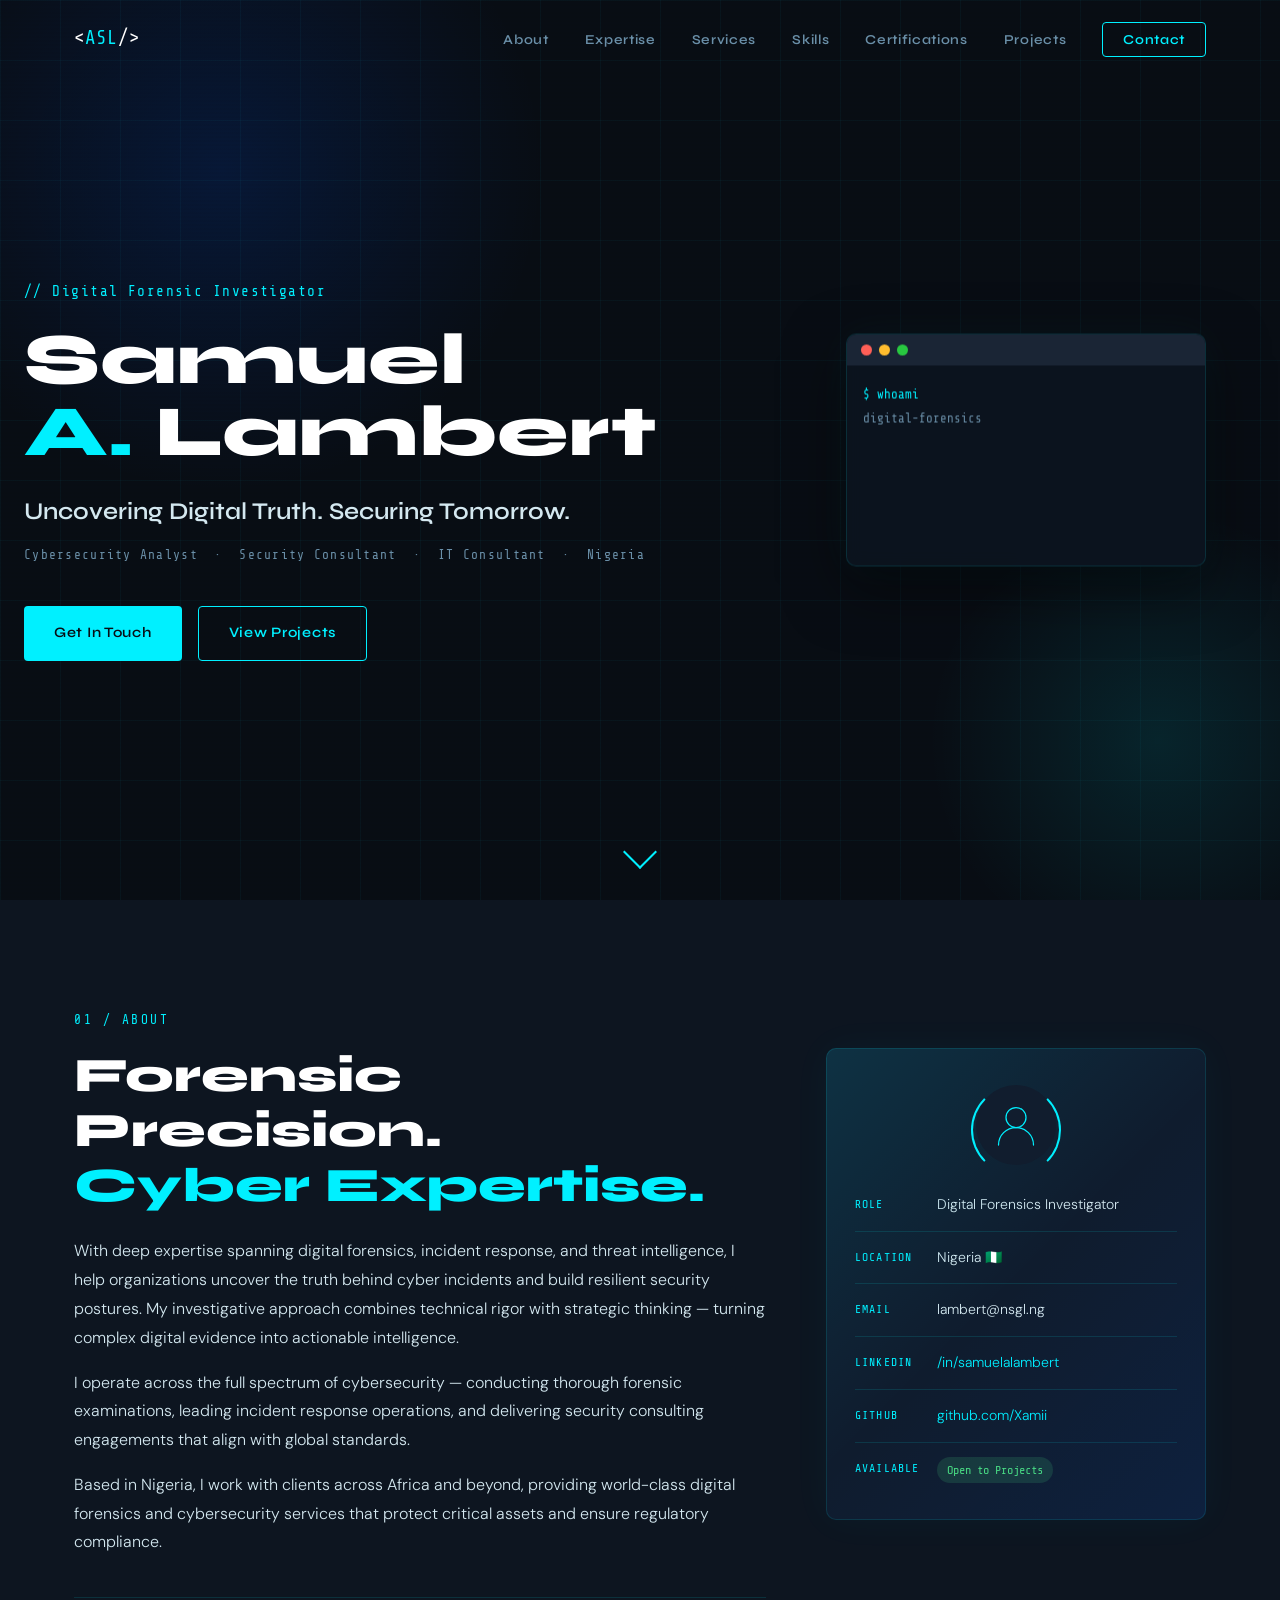
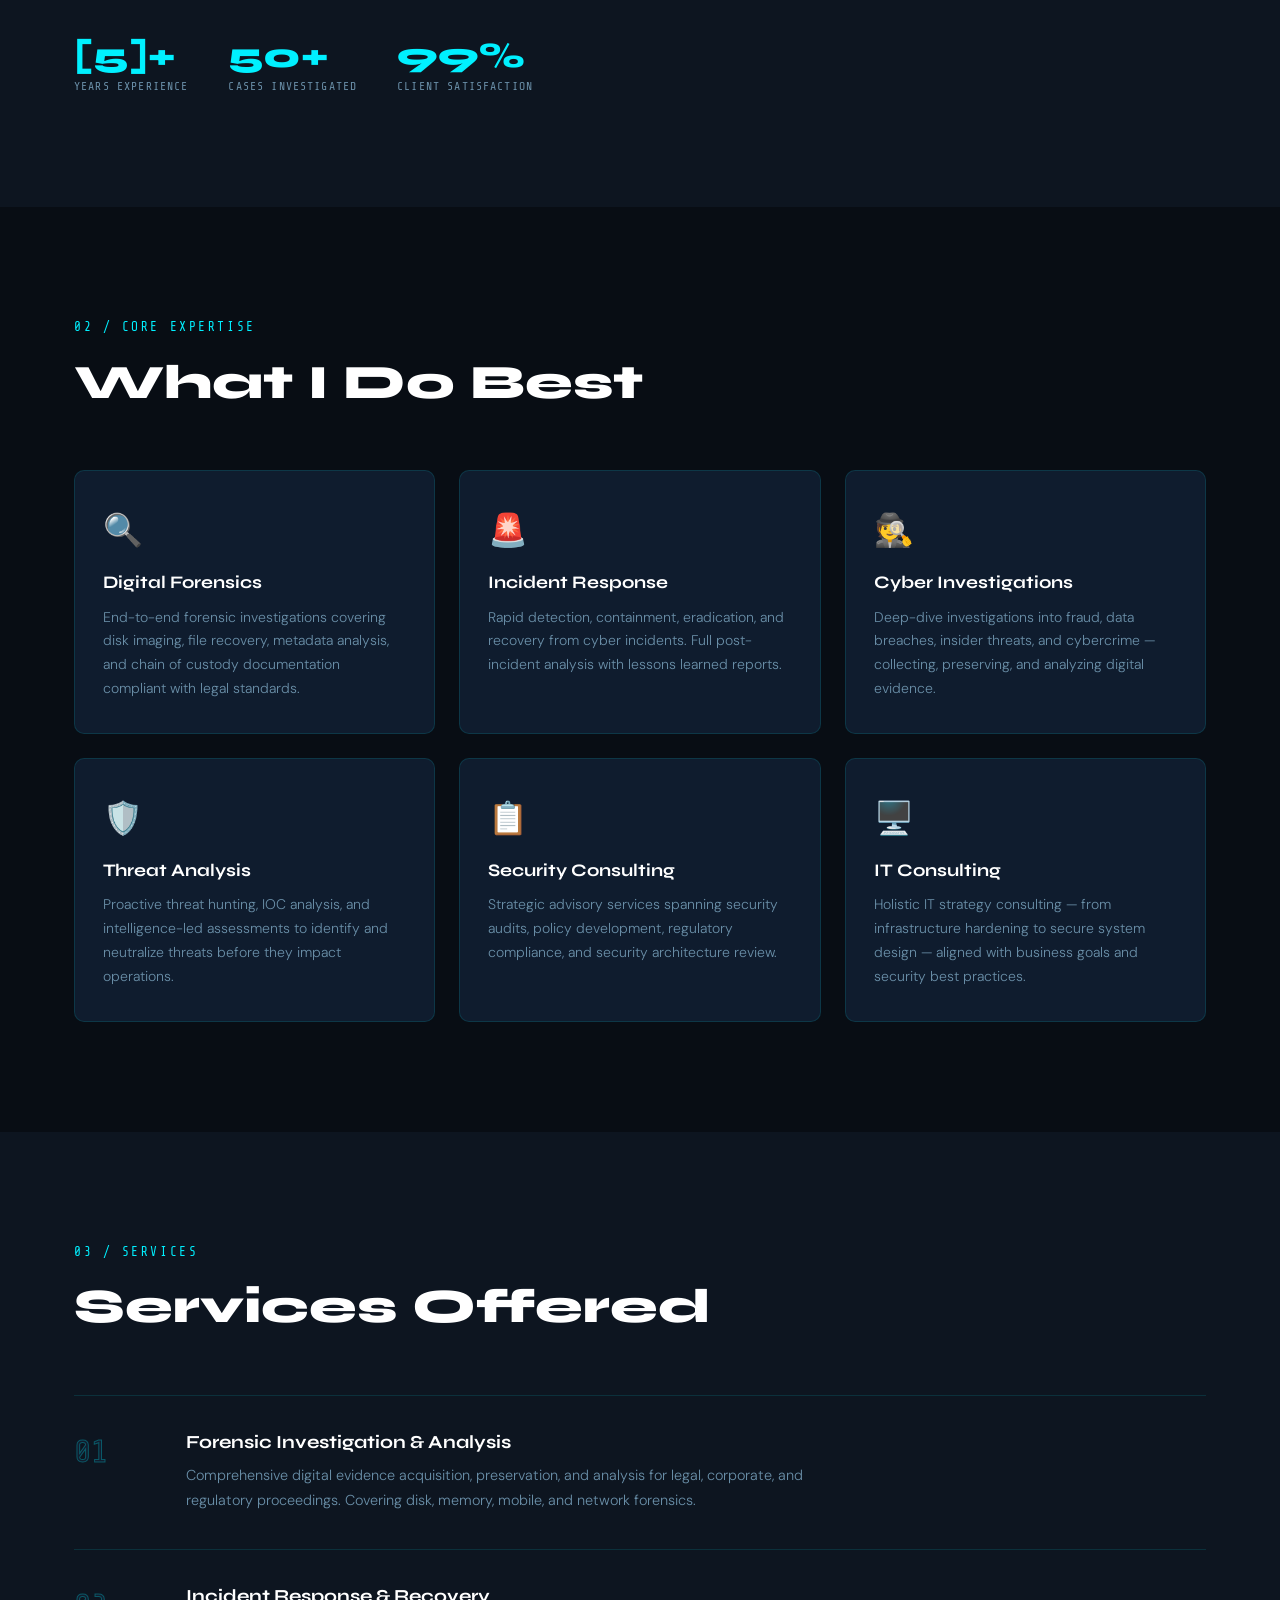
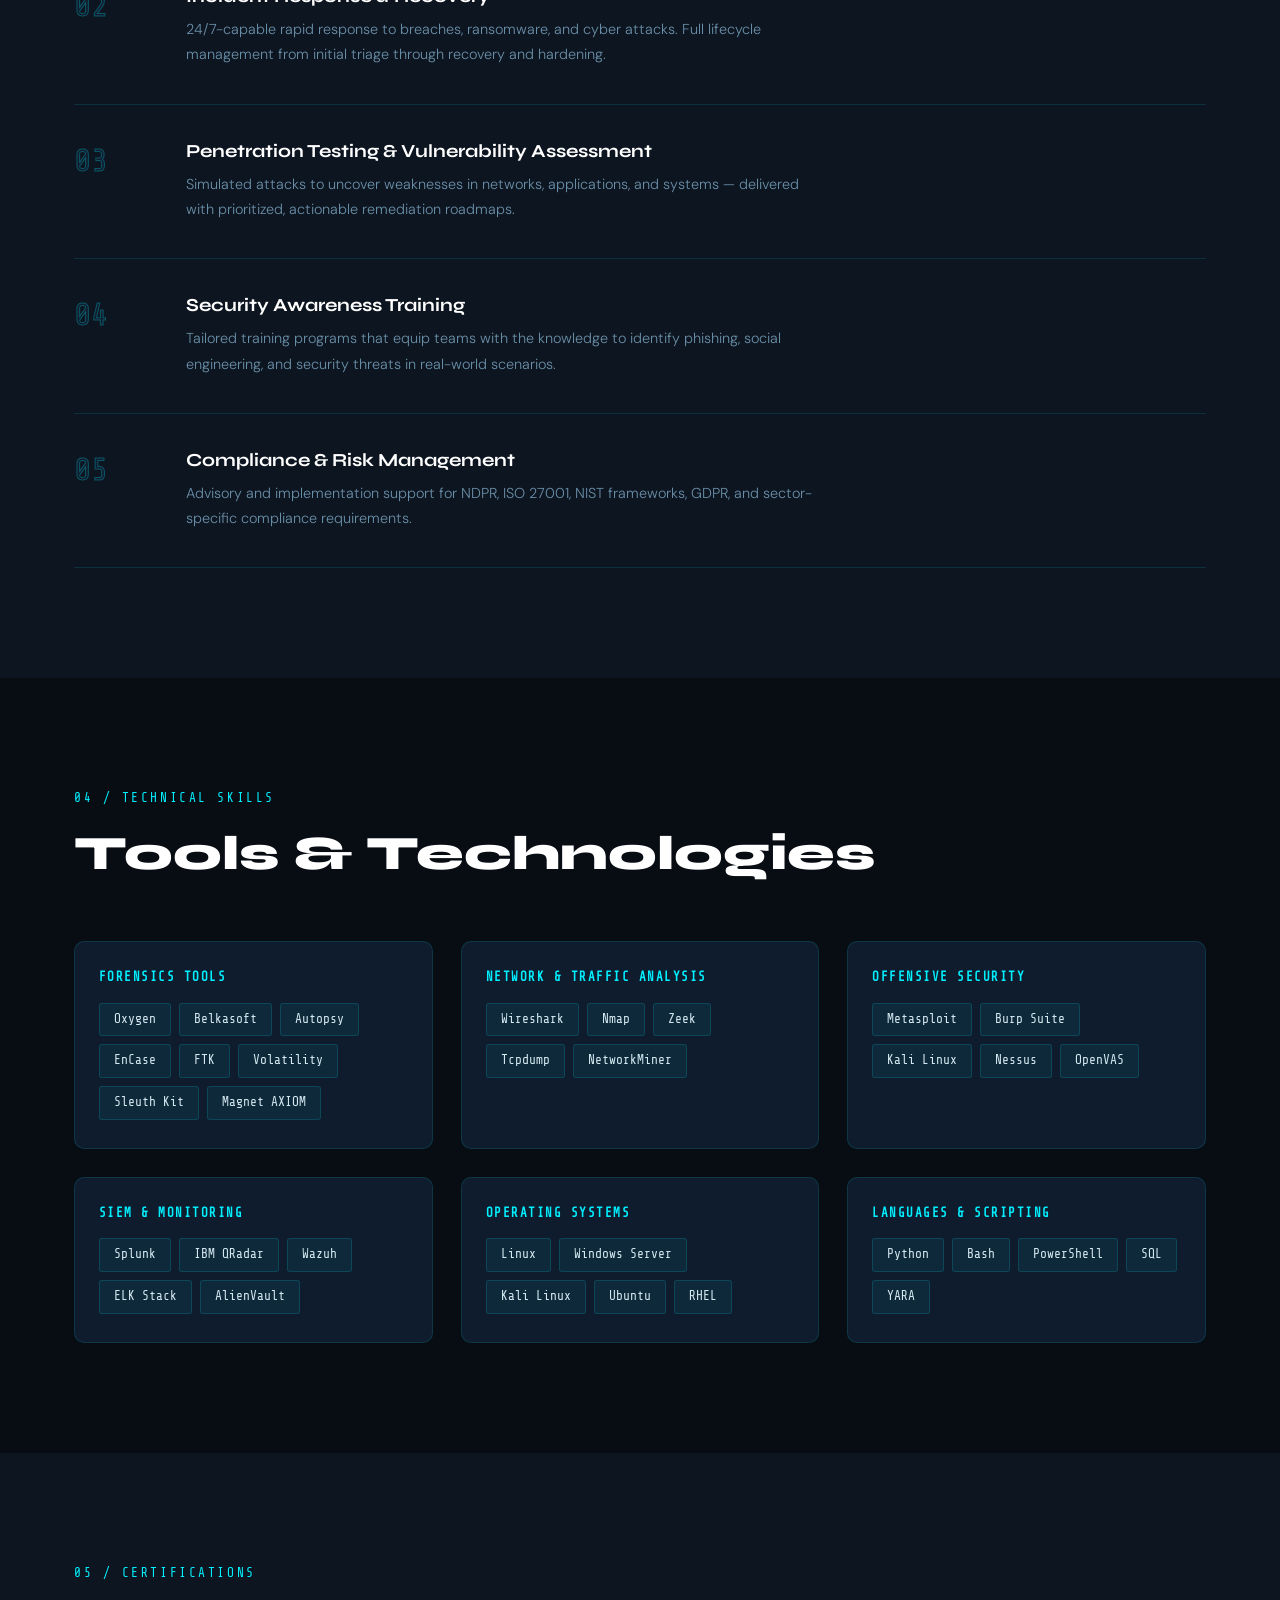
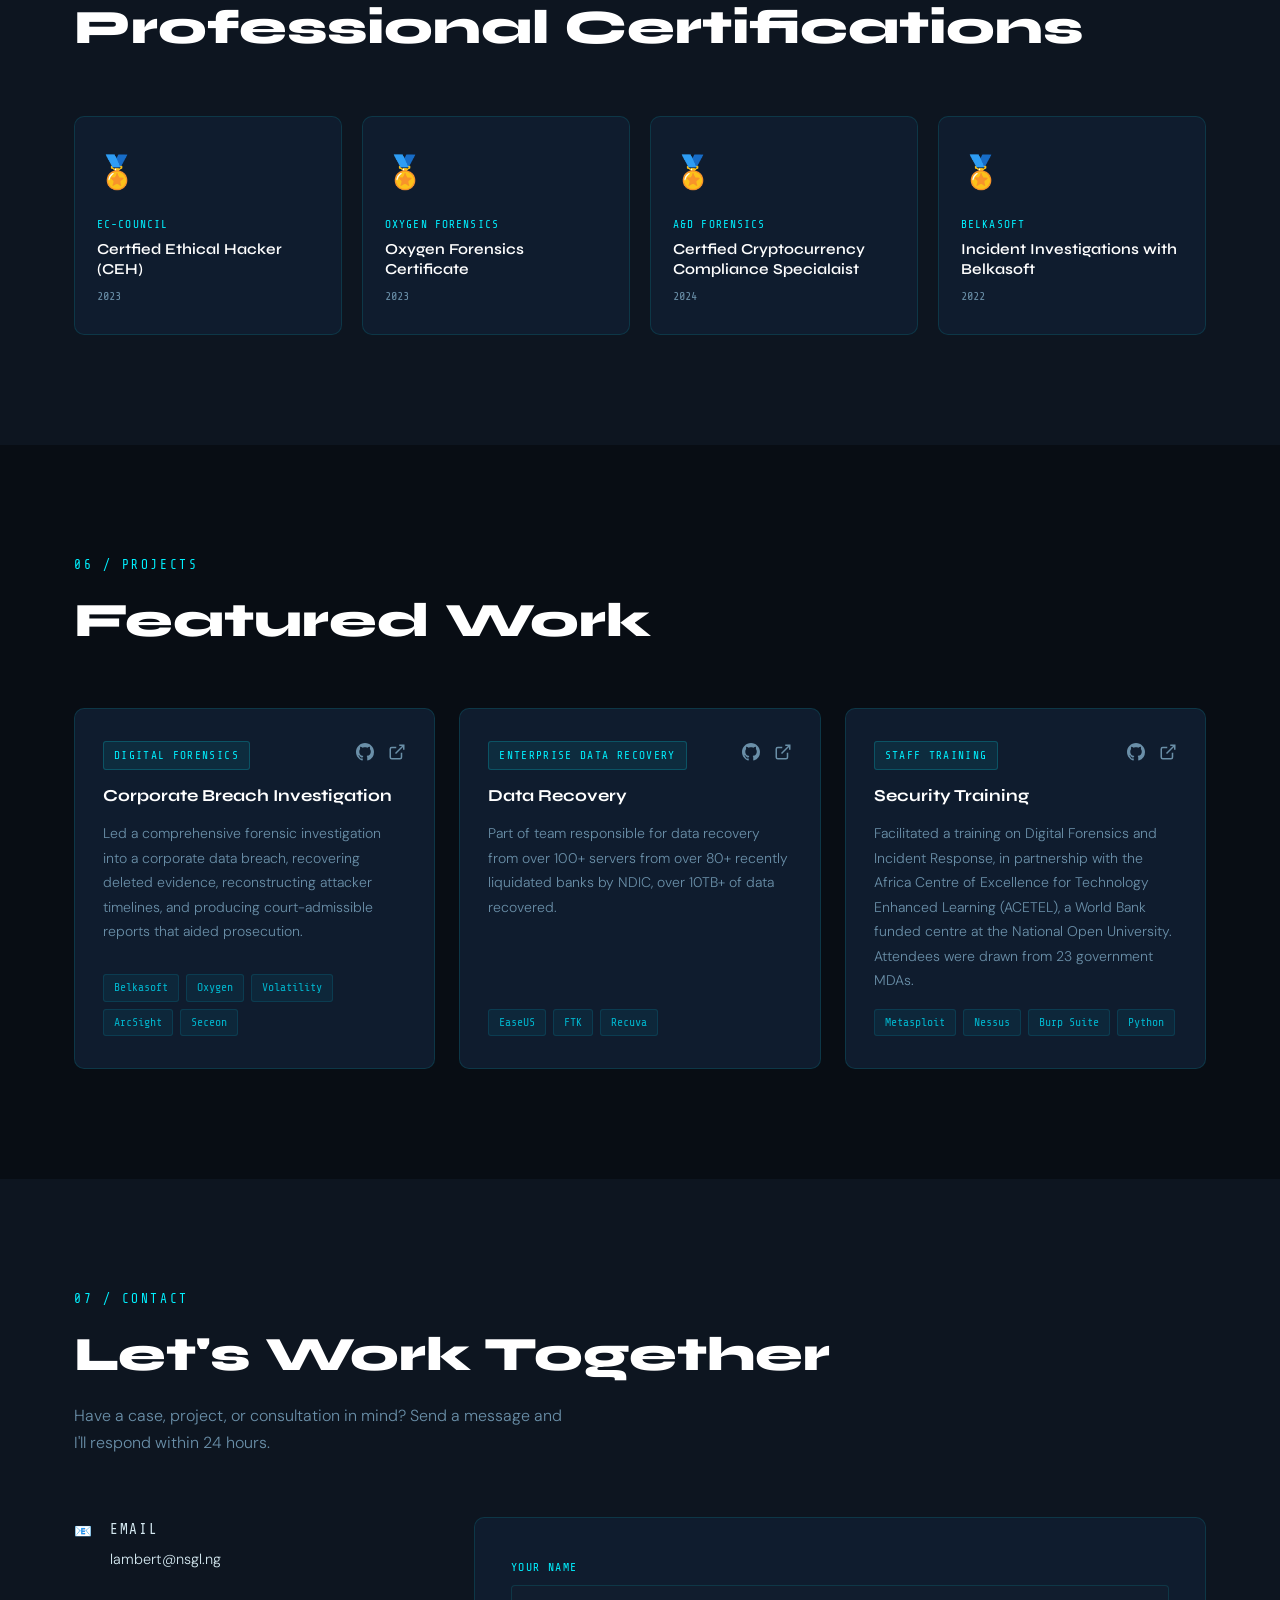
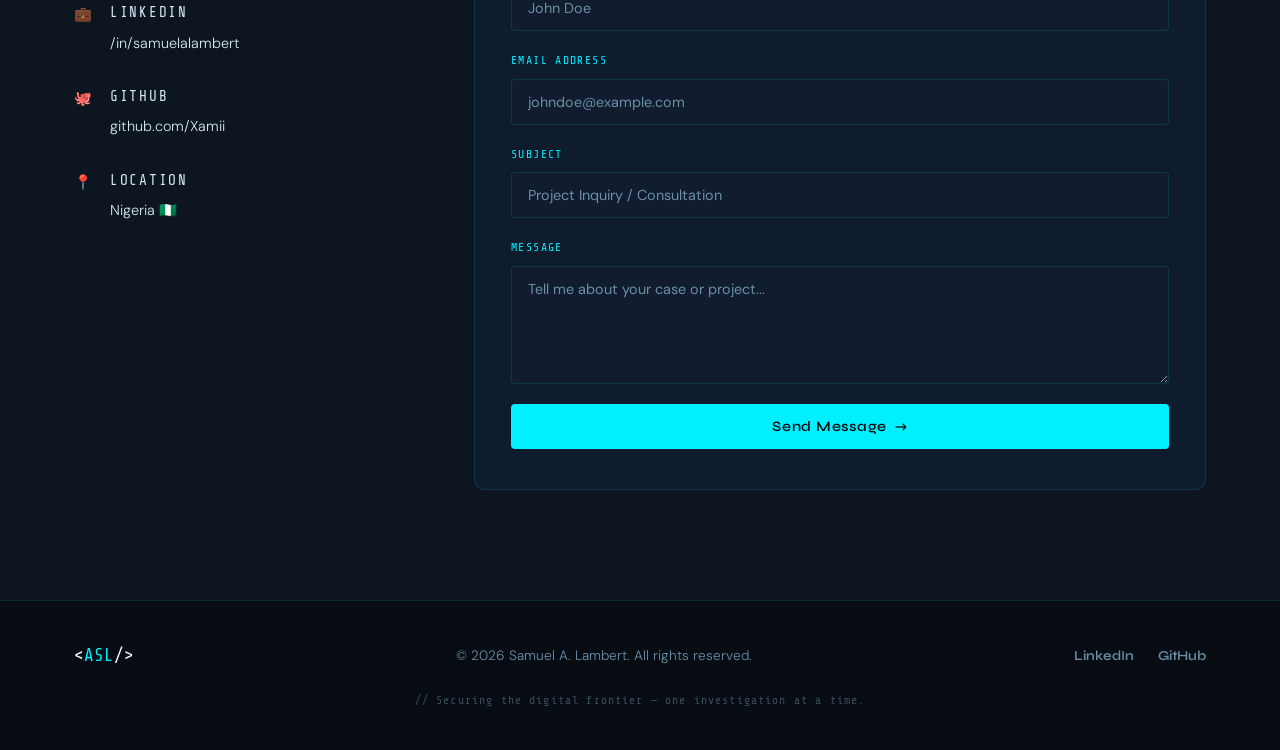
<file: index.html>
<!DOCTYPE html>
<html lang="en">
<head>
  <!-- Primary SEO -->
<meta charset="UTF-8" />
<meta name="viewport" content="width=device-width, initial-scale=1.0" />
<title>Samuel A. Lambert | Digital Forensic Investigator in Nigeria</title>
<meta name="description" content="Nigeria's trusted Digital Forensics Investigator & Cybersecurity Consultant. Specialising in cyber investigations, incident response, and security advisory for corporations and institutions across Africa." />
<meta name="keywords" content="digital forensics investigator Nigeria, digital forensics Nigeria, cybersecurity consultant Nigeria, cyber investigation Nigeria, incident response Nigeria, forensic expert Nigeria, digital evidence analyst, cybersecurity analyst Nigeria" />
<meta name="author" content="[Your Full Name]" />
<meta name="robots" content="index, follow" />
<link rel="canonical" href="https://xamii.github.io/" />

<!-- Open Graph (for Google previews & social sharing) -->
<meta property="og:type" content="website" />
<meta property="og:title" content="Samuel A. Lambert | Digital Forensics Investigator in Nigeria" />
<meta property="og:description" content="Nigeria's trusted Digital Forensics Investigator & Cybersecurity Consultant. Serving corporations, financial institutions, and government entities." />
<meta property="og:url" content="https://xamii.github.io/" />
<meta property="og:image" content="https://xamii.github.io/apple-touch-icon.png" />
<meta property="og:locale" content="en_NG" />

<!-- Twitter Card -->
<meta name="twitter:card" content="summary_large_image" />
<meta name="twitter:title" content="Samuel A. Lambert | Digital Forensics Investigator in Nigeria" />
<meta name="twitter:description" content="Trusted Digital Forensics & Cybersecurity Consultant in Nigeria." />
<meta name="twitter:image" content="https://xamii.github.io/apple-touch-icon.png" />

  <link rel="stylesheet" href="style.css" />
  <link rel="preconnect" href="https://fonts.googleapis.com" />
  <link rel="preconnect" href="https://fonts.gstatic.com" crossorigin />
  <link href="https://fonts.googleapis.com/css2?family=Share+Tech+Mono&family=Syne:wght@400;600;700;800&family=DM+Sans:wght@300;400;500&display=swap" rel="stylesheet" />

  <link rel="icon" href="favicon.ico" sizes="any" />
  <link rel="icon" href="favicon.svg" type="image/svg+xml" />
  <link rel="apple-touch-icon" href="apple-touch-icon.png" />
</head>

<body>

  <!-- NAV -->
  <nav id="navbar">
    <div class="nav-inner">
      <a href="#hero" class="nav-logo">&lt;<span>ASL</span>/&gt;</a>
      <button class="nav-toggle" id="navToggle" aria-label="Toggle menu">
        <span></span><span></span><span></span>
      </button>
      <ul class="nav-links" id="navLinks">
        <li><a href="#about">About</a></li>
        <li><a href="#expertise">Expertise</a></li>
        <li><a href="#services">Services</a></li>
        <li><a href="#skills">Skills</a></li>
        <li><a href="#certifications">Certifications</a></li>
        <li><a href="#projects">Projects</a></li>
        <li><a href="#contact" class="nav-cta">Contact</a></li>
      </ul>
    </div>
  </nav>

  <!-- HERO -->
  <section id="hero">
    <div class="hero-bg">
      <div class="grid-overlay"></div>
      <div class="scanline"></div>
    </div>
    <div class="hero-content">
      <p class="hero-pre fade-up">// Digital Forensic Investigator</p>
      <h1 class="hero-name fade-up">Samuel <br/><span>A.</span> Lambert</h1>
      <p class="hero-tagline fade-up">Uncovering Digital Truth. Securing Tomorrow.</p>
      <p class="hero-sub fade-up">Cybersecurity Analyst &nbsp;·&nbsp; Security Consultant &nbsp;·&nbsp; IT Consultant &nbsp;·&nbsp; Nigeria</p>
      <div class="hero-actions fade-up">
        <a href="#contact" class="btn btn-primary">Get In Touch</a>
        <a href="#projects" class="btn btn-ghost">View Projects</a>
      </div>
    </div>
    <div class="hero-terminal">
      <div class="terminal-bar"><span></span><span></span><span></span></div>
      <div class="terminal-body" id="terminalBody"></div>
    </div>
    <a href="#about" class="scroll-down" aria-label="Scroll down">
      <span class="arrow-down"></span>
    </a>
  </section>

  <!-- ABOUT -->
  <section id="about">
    <div class="container">
      <div class="section-label">01 / About</div>
      <div class="about-grid">
        <div class="about-text fade-up">
          <h2>Forensic Precision.<br/><span>Cyber Expertise.</span></h2>
          <p>With deep expertise spanning digital forensics, incident response, and threat intelligence, I help organizations uncover the truth behind cyber incidents and build resilient security postures. My investigative approach combines technical rigor with strategic thinking — turning complex digital evidence into actionable intelligence.</p>
          <p>I operate across the full spectrum of cybersecurity — conducting thorough forensic examinations, leading incident response operations, and delivering security consulting engagements that align with global standards.</p>
          <p>Based in Nigeria, I work with clients across Africa and beyond, providing world-class digital forensics and cybersecurity services that protect critical assets and ensure regulatory compliance.</p>
          <div class="about-stats">
            <div class="stat">
              <span class="stat-num">[5]+</span>
              <span class="stat-label">Years Experience</span>
            </div>
            <div class="stat">
              <span class="stat-num">50+</span>
              <span class="stat-label">Cases Investigated</span>
            </div>
            <div class="stat">
              <span class="stat-num">99%</span>
              <span class="stat-label">Client Satisfaction</span>
            </div>
          </div>
        </div>
        <div class="about-card fade-up">
          <div class="card-glow"></div>
          <div class="about-avatar">
            <div class="avatar-ring"></div>
            <div class="avatar-inner">
              <svg viewBox="0 0 80 80" fill="none" xmlns="http://www.w3.org/2000/svg">
                <circle cx="40" cy="28" r="16" stroke="#00f0ff" stroke-width="2"/>
                <path d="M12 72c0-15.464 12.536-28 28-28s28 12.536 28 28" stroke="#00f0ff" stroke-width="2" stroke-linecap="round"/>
              </svg>
            </div>
          </div>
          <ul class="about-info">
            <li><span class="info-label">Role</span><span>Digital Forensics Investigator</span></li>
            <li><span class="info-label">Location</span><span>Nigeria 🇳🇬</span></li>
            <li><span class="info-label">Email</span><span>lambert@nsgl.ng</span></li>
            <li><span class="info-label">LinkedIn</span><a href="https://ng.linkedin.com/in/samuelalambert" target="_blank" rel="noopener">/in/samuelalambert</a></li>
            <li><span class="info-label">GitHub</span><a href="https://github.com/Xamii" target="_blank" rel="noopener">github.com/Xamii</a></li>
            <li><span class="info-label">Available</span><span class="badge-green">Open to Projects</span></li>
          </ul>
        </div>
      </div>
    </div>
  </section>

  <!-- EXPERTISE -->
  <section id="expertise">
    <div class="container">
      <div class="section-label">02 / Core Expertise</div>
      <h2 class="section-title fade-up">What I Do Best</h2>
      <div class="expertise-grid">
        <div class="exp-card fade-up">
          <div class="exp-icon">🔍</div>
          <h3>Digital Forensics</h3>
          <p>End-to-end forensic investigations covering disk imaging, file recovery, metadata analysis, and chain of custody documentation compliant with legal standards.</p>
        </div>
        <div class="exp-card fade-up">
          <div class="exp-icon">🚨</div>
          <h3>Incident Response</h3>
          <p>Rapid detection, containment, eradication, and recovery from cyber incidents. Full post-incident analysis with lessons learned reports.</p>
        </div>
        <div class="exp-card fade-up">
          <div class="exp-icon">🕵️</div>
          <h3>Cyber Investigations</h3>
          <p>Deep-dive investigations into fraud, data breaches, insider threats, and cybercrime — collecting, preserving, and analyzing digital evidence.</p>
        </div>
        <div class="exp-card fade-up">
          <div class="exp-icon">🛡️</div>
          <h3>Threat Analysis</h3>
          <p>Proactive threat hunting, IOC analysis, and intelligence-led assessments to identify and neutralize threats before they impact operations.</p>
        </div>
        <div class="exp-card fade-up">
          <div class="exp-icon">📋</div>
          <h3>Security Consulting</h3>
          <p>Strategic advisory services spanning security audits, policy development, regulatory compliance, and security architecture review.</p>
        </div>
        <div class="exp-card fade-up">
          <div class="exp-icon">🖥️</div>
          <h3>IT Consulting</h3>
          <p>Holistic IT strategy consulting — from infrastructure hardening to secure system design — aligned with business goals and security best practices.</p>
        </div>
      </div>
    </div>
  </section>

  <!-- SERVICES -->
  <section id="services">
    <div class="container">
      <div class="section-label">03 / Services</div>
      <h2 class="section-title fade-up">Services Offered</h2>
      <div class="services-list">
        <div class="service-item fade-up">
          <div class="service-num">01</div>
          <div class="service-body">
            <h3>Forensic Investigation & Analysis</h3>
            <p>Comprehensive digital evidence acquisition, preservation, and analysis for legal, corporate, and regulatory proceedings. Covering disk, memory, mobile, and network forensics.</p>
          </div>
        </div>
        <div class="service-item fade-up">
          <div class="service-num">02</div>
          <div class="service-body">
            <h3>Incident Response & Recovery</h3>
            <p>24/7-capable rapid response to breaches, ransomware, and cyber attacks. Full lifecycle management from initial triage through recovery and hardening.</p>
          </div>
        </div>
        <div class="service-item fade-up">
          <div class="service-num">03</div>
          <div class="service-body">
            <h3>Penetration Testing & Vulnerability Assessment</h3>
            <p>Simulated attacks to uncover weaknesses in networks, applications, and systems — delivered with prioritized, actionable remediation roadmaps.</p>
          </div>
        </div>
        <div class="service-item fade-up">
          <div class="service-num">04</div>
          <div class="service-body">
            <h3>Security Awareness Training</h3>
            <p>Tailored training programs that equip teams with the knowledge to identify phishing, social engineering, and security threats in real-world scenarios.</p>
          </div>
        </div>
        <div class="service-item fade-up">
          <div class="service-num">05</div>
          <div class="service-body">
            <h3>Compliance & Risk Management</h3>
            <p>Advisory and implementation support for NDPR, ISO 27001, NIST frameworks, GDPR, and sector-specific compliance requirements.</p>
          </div>
        </div>
      </div>
    </div>
  </section>

  <!-- SKILLS -->
  <section id="skills">
    <div class="container">
      <div class="section-label">04 / Technical Skills</div>
      <h2 class="section-title fade-up">Tools & Technologies</h2>
      <div class="skills-grid">
        <div class="skill-group fade-up">
          <h4>Forensics Tools</h4>
          <div class="skill-tags">
            <span>Oxygen</span><span>Belkasoft</span><span>Autopsy</span><span>EnCase</span><span>FTK</span><span>Volatility</span><span>Sleuth Kit</span><span>Magnet AXIOM</span>
          </div>
        </div>
        <div class="skill-group fade-up">
          <h4>Network & Traffic Analysis</h4>
          <div class="skill-tags">
            <span>Wireshark</span><span>Nmap</span><span>Zeek</span><span>Tcpdump</span><span>NetworkMiner</span>
          </div>
        </div>
        <div class="skill-group fade-up">
          <h4>Offensive Security</h4>
          <div class="skill-tags">
            <span>Metasploit</span><span>Burp Suite</span><span>Kali Linux</span><span>Nessus</span><span>OpenVAS</span>
          </div>
        </div>
        <div class="skill-group fade-up">
          <h4>SIEM & Monitoring</h4>
          <div class="skill-tags">
            <span>Splunk</span><span>IBM QRadar</span><span>Wazuh</span><span>ELK Stack</span><span>AlienVault</span>
          </div>
        </div>
        <div class="skill-group fade-up">
          <h4>Operating Systems</h4>
          <div class="skill-tags">
            <span>Linux</span><span>Windows Server</span><span>Kali Linux</span><span>Ubuntu</span><span>RHEL</span>
          </div>
        </div>
        <div class="skill-group fade-up">
          <h4>Languages & Scripting</h4>
          <div class="skill-tags">
            <span>Python</span><span>Bash</span><span>PowerShell</span><span>SQL</span><span>YARA</span>
          </div>
        </div>
      </div>
    </div>
  </section>

  <!-- CERTIFICATIONS -->
  <section id="certifications">
    <div class="container">
      <div class="section-label">05 / Certifications</div>
      <h2 class="section-title fade-up">Professional Certifications</h2>
      <div class="certs-grid">
        <div class="cert-card fade-up">
          <div class="cert-icon">🏅</div>
          <div class="cert-body">
            <span class="cert-org">EC-Council</span>
            <h4>Certfied Ethical Hacker (CEH)</h4>
            <span class="cert-year">2023</span>
          </div>
        </div>
        <div class="cert-card fade-up">
          <div class="cert-icon">🏅</div>
          <div class="cert-body">
            <span class="cert-org">Oxygen Forensics</span>
            <h4>Oxygen Forensics Certificate</h4>
            <span class="cert-year">2023</span>
          </div>
        </div>
        <div class="cert-card fade-up">
          <div class="cert-icon">🏅</div>
          <div class="cert-body">
            <span class="cert-org">A&D Forensics</span>
            <h4>Certfied Cryptocurrency Compliance Specialaist</h4>
            <span class="cert-year">2024</span>
          </div>
        </div>
        <div class="cert-card fade-up">
          <div class="cert-icon">🏅</div>
          <div class="cert-body">
            <span class="cert-org">Belkasoft</span>
            <h4>Incident Investigations with Belkasoft</h4>
            <span class="cert-year">2022</span>
          </div>
        </div>
      </div>
    </div>
  </section>

  <!-- PROJECTS -->
  <section id="projects">
    <div class="container">
      <div class="section-label">06 / Projects</div>
      <h2 class="section-title fade-up">Featured Work</h2>
      <div class="projects-grid">
        <div class="project-card fade-up">
          <div class="project-top">
            <div class="project-tag">Digital Forensics</div>
            <div class="project-links">
              <a href="#" aria-label="GitHub"><svg width="18" height="18" viewBox="0 0 24 24" fill="currentColor"><path d="M12 0C5.37 0 0 5.37 0 12c0 5.31 3.435 9.795 8.205 11.385.6.105.825-.255.825-.57 0-.285-.015-1.23-.015-2.235-3.015.555-3.795-.735-4.035-1.41-.135-.345-.72-1.41-1.23-1.695-.42-.225-1.02-.78-.015-.795.945-.015 1.62.87 1.845 1.23 1.08 1.815 2.805 1.305 3.495.99.105-.78.42-1.305.765-1.605-2.67-.3-5.46-1.335-5.46-5.925 0-1.305.465-2.385 1.23-3.225-.12-.3-.54-1.53.12-3.18 0 0 1.005-.315 3.3 1.23.96-.27 1.98-.405 3-.405s2.04.135 3 .405c2.295-1.56 3.3-1.23 3.3-1.23.66 1.65.24 2.88.12 3.18.765.84 1.23 1.905 1.23 3.225 0 4.605-2.805 5.625-5.475 5.925.435.375.81 1.095.81 2.22 0 1.605-.015 2.895-.015 3.3 0 .315.225.69.825.57A12.02 12.02 0 0 0 24 12c0-6.63-5.37-12-12-12z"/></svg></a>
              <a href="#" aria-label="Live"><svg width="18" height="18" viewBox="0 0 24 24" fill="none" stroke="currentColor" stroke-width="2"><path d="M18 13v6a2 2 0 0 1-2 2H5a2 2 0 0 1-2-2V8a2 2 0 0 1 2-2h6M15 3h6v6M10 14L21 3"/></svg></a>
            </div>
          </div>
          <h3>Corporate Breach Investigation</h3>
          <p>Led a comprehensive forensic investigation into a corporate data breach, recovering deleted evidence, reconstructing attacker timelines, and producing court-admissible reports that aided prosecution.</p>
          <div class="project-tech">
            <span>Belkasoft</span><span>Oxygen</span><span>Volatility</span><span>ArcSight</span><span>Seceon</span>
          </div>
        </div>
        <div class="project-card fade-up">
          <div class="project-top">
            <div class="project-tag">Enterprise Data Recovery</div>
            <div class="project-links">
              <a href="#" aria-label="GitHub"><svg width="18" height="18" viewBox="0 0 24 24" fill="currentColor"><path d="M12 0C5.37 0 0 5.37 0 12c0 5.31 3.435 9.795 8.205 11.385.6.105.825-.255.825-.57 0-.285-.015-1.23-.015-2.235-3.015.555-3.795-.735-4.035-1.41-.135-.345-.72-1.41-1.23-1.695-.42-.225-1.02-.78-.015-.795.945-.015 1.62.87 1.845 1.23 1.08 1.815 2.805 1.305 3.495.99.105-.78.42-1.305.765-1.605-2.67-.3-5.46-1.335-5.46-5.925 0-1.305.465-2.385 1.23-3.225-.12-.3-.54-1.53.12-3.18 0 0 1.005-.315 3.3 1.23.96-.27 1.98-.405 3-.405s2.04.135 3 .405c2.295-1.56 3.3-1.23 3.3-1.23.66 1.65.24 2.88.12 3.18.765.84 1.23 1.905 1.23 3.225 0 4.605-2.805 5.625-5.475 5.925.435.375.81 1.095.81 2.22 0 1.605-.015 2.895-.015 3.3 0 .315.225.69.825.57A12.02 12.02 0 0 0 24 12c0-6.63-5.37-12-12-12z"/></svg></a>
              <a href="#" aria-label="Live"><svg width="18" height="18" viewBox="0 0 24 24" fill="none" stroke="currentColor" stroke-width="2"><path d="M18 13v6a2 2 0 0 1-2 2H5a2 2 0 0 1-2-2V8a2 2 0 0 1 2-2h6M15 3h6v6M10 14L21 3"/></svg></a>
            </div>
          </div>
          <h3>Data Recovery</h3>
          <p>Part of team responsible for data recovery from over 100+ servers from over 80+ recently liquidated banks by NDIC, over 10TB+ of data recovered.</p>
          <div class="project-tech">
            <span>EaseUS</span><span>FTK</span><span>Recuva</span>
          </div>
        </div>
        <div class="project-card fade-up">
          <div class="project-top">
            <div class="project-tag">Staff Training</div>
            <div class="project-links">
              <a href="#" aria-label="GitHub"><svg width="18" height="18" viewBox="0 0 24 24" fill="currentColor"><path d="M12 0C5.37 0 0 5.37 0 12c0 5.31 3.435 9.795 8.205 11.385.6.105.825-.255.825-.57 0-.285-.015-1.23-.015-2.235-3.015.555-3.795-.735-4.035-1.41-.135-.345-.72-1.41-1.23-1.695-.42-.225-1.02-.78-.015-.795.945-.015 1.62.87 1.845 1.23 1.08 1.815 2.805 1.305 3.495.99.105-.78.42-1.305.765-1.605-2.67-.3-5.46-1.335-5.46-5.925 0-1.305.465-2.385 1.23-3.225-.12-.3-.54-1.53.12-3.18 0 0 1.005-.315 3.3 1.23.96-.27 1.98-.405 3-.405s2.04.135 3 .405c2.295-1.56 3.3-1.23 3.3-1.23.66 1.65.24 2.88.12 3.18.765.84 1.23 1.905 1.23 3.225 0 4.605-2.805 5.625-5.475 5.925.435.375.81 1.095.81 2.22 0 1.605-.015 2.895-.015 3.3 0 .315.225.69.825.57A12.02 12.02 0 0 0 24 12c0-6.63-5.37-12-12-12z"/></svg></a>
              <a href="#" aria-label="Live"><svg width="18" height="18" viewBox="0 0 24 24" fill="none" stroke="currentColor" stroke-width="2"><path d="M18 13v6a2 2 0 0 1-2 2H5a2 2 0 0 1-2-2V8a2 2 0 0 1 2-2h6M15 3h6v6M10 14L21 3"/></svg></a>
            </div>
          </div>
          <h3>Security Training</h3>
          <p>Facilitated a training on Digital Forensics and Incident Response, in partnership with the Africa Centre of Excellence for Technology Enhanced Learning (ACETEL), a World Bank funded centre at the National Open University. Attendees were drawn from 23 government MDAs.</p>
                              <div class="project-tech">
            <span>Metasploit</span><span>Nessus</span><span>Burp Suite</span><span>Python</span>
          </div>
        </div>
      </div>
    </div>
  </section>

  <!-- CONTACT -->
  <section id="contact">
    <div class="container">
      <div class="section-label">07 / Contact</div>
      <h2 class="section-title fade-up">Let's Work Together</h2>
      <p class="contact-intro fade-up">Have a case, project, or consultation in mind? Send a message and I'll respond within 24 hours.</p>
      <div class="contact-grid">
        <div class="contact-info fade-up">
          <div class="c-item">
            <span class="c-icon">📧</span>
            <div><span class="c-label">Email</span><a href="mailto:lambert@nsgl.ng">lambert@nsgl.ng</a></div>
          </div>
          <div class="c-item">
            <span class="c-icon">💼</span>
            <div><span class="c-label">LinkedIn</span><a href="https://ng.linkedin.com/in/samuelalambert" target="_blank" rel="noopener">/in/samuelalambert</a></div>
          </div>
          <div class="c-item">
            <span class="c-icon">🐙</span>
            <div><span class="c-label">GitHub</span><a href="github.com/Xamii" target="_blank" rel="noopener">github.com/Xamii</a></div>
          </div>
          <div class="c-item">
            <span class="c-icon">📍</span>
            <div><span class="c-label">Location</span><span>Nigeria 🇳🇬</span></div>
          </div>
        </div>
        <form
          class="contact-form fade-up"
          action="https://formsubmit.co/lambert@nsgl.ng"
          method="POST"
        >
          <!-- FormSubmit Config -->
          <input type="hidden" name="_captcha" value="false" />
          <input type="hidden" name="_subject" value="New Website Contact Message" />
          <input type="hidden" name="_template" value="table" />
          <input type="hidden" name="_next" value="https://xamii.github.io/thank-you.html" />
          <!-- Honeypot -->
          <input type="text" name="_honey" style="display:none" />

          <div class="form-group">
            <label for="name">Your Name</label>
            <input type="text" id="name" name="name" placeholder="John Doe" required />
          </div>
          <div class="form-group">
            <label for="email">Email Address</label>
            <input type="email" id="email" name="email" placeholder="johndoe@example.com" required />
          </div>
          <div class="form-group">
            <label for="subject">Subject</label>
            <input type="text" id="subject" name="subject" placeholder="Project Inquiry / Consultation" required />
          </div>
          <div class="form-group">
            <label for="message">Message</label>
            <textarea id="message" name="message" rows="5" placeholder="Tell me about your case or project..." required></textarea>
          </div>
          <button type="submit" class="btn btn-primary btn-full">Send Message <span>→</span></button>
        </form>
      </div>
    </div>
  </section>

  <!-- FOOTER -->
  <footer>
    <div class="container">
      <div class="footer-inner">
        <p class="footer-logo">&lt;<span>ASL</span>/&gt;</p>
        <p class="footer-copy">© <span id="year"></span> Samuel A. Lambert. All rights reserved.</p>
        <div class="footer-links">
          <a href="https://ng.linkedin.com/in/samuelalambert" target="_blank" rel="noopener">LinkedIn</a>
          <a href="https://github.com/Xamii" target="_blank" rel="noopener">GitHub</a>
        </div>
      </div>
      <p class="footer-note">// Securing the digital frontier — one investigation at a time.</p>
    </div>
  </footer>

  <script src="script.js"></script>

  
</body>
</html>
</file>
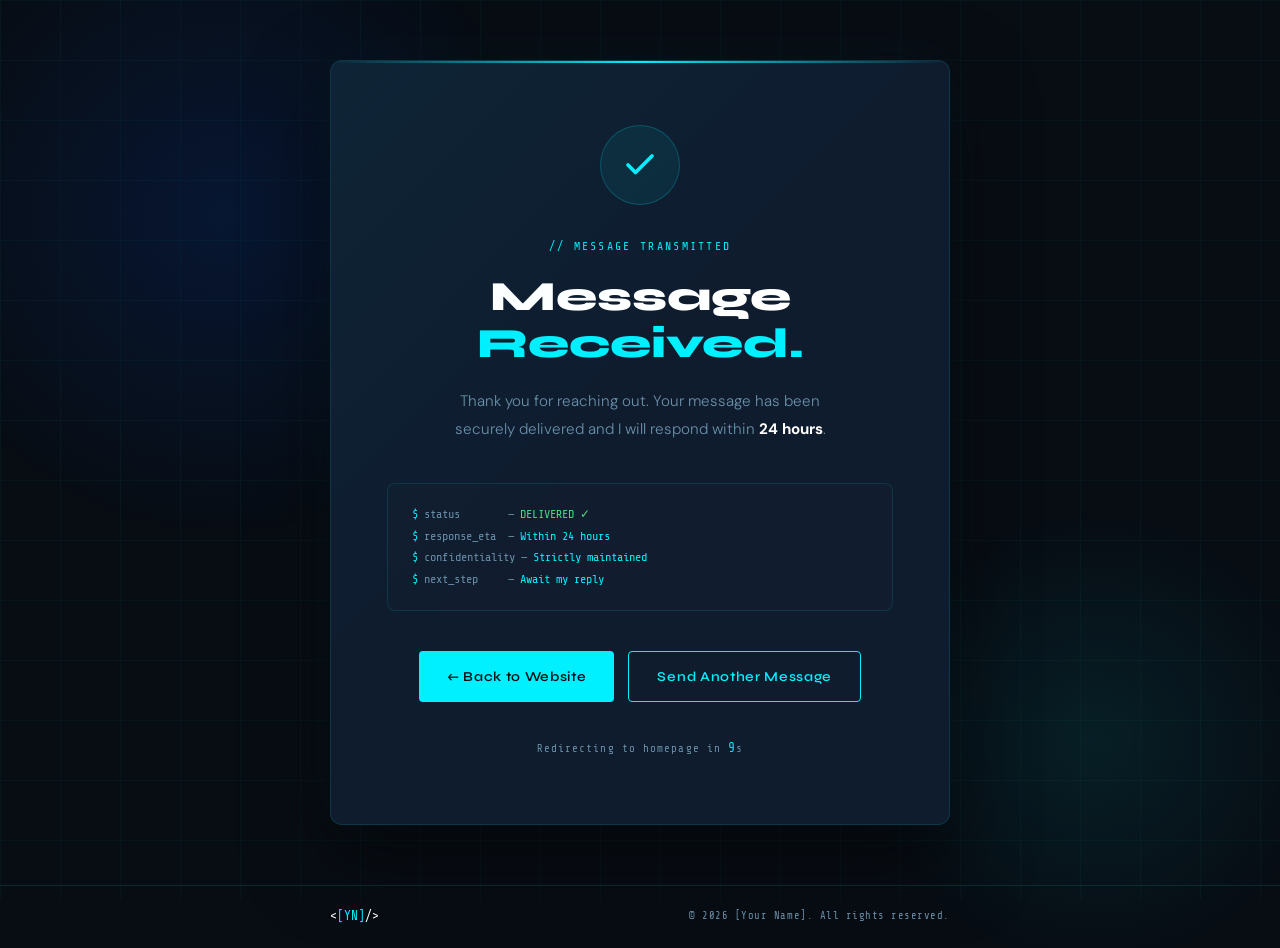
<file: thank-you.html>
<!DOCTYPE html>
<html lang="en">
<head>
  <meta charset="UTF-8" />
  <meta name="viewport" content="width=device-width, initial-scale=1.0" />
  <title>Message Received — Thank You</title>
  <link rel="preconnect" href="https://fonts.googleapis.com" />
  <link rel="preconnect" href="https://fonts.gstatic.com" crossorigin />
  <link href="https://fonts.googleapis.com/css2?family=Share+Tech+Mono&family=Syne:wght@400;600;700;800&family=DM+Sans:wght@300;400;500&display=swap" rel="stylesheet" />
  
  <link rel="icon" href="favicon.ico" sizes="any" />
<link rel="icon" href="favicon.svg" type="image/svg+xml" />
<link rel="apple-touch-icon" href="apple-touch-icon.png" />
  <style>
    /* ── Reset & Variables ── */
    *, *::before, *::after { box-sizing: border-box; margin: 0; padding: 0; }

    :root {
      --bg:       #080d14;
      --bg2:      #0d1520;
      --bg3:      #111d2e;
      --surface:  #0f1c2e;
      --border:   rgba(0, 240, 255, 0.12);
      --cyan:     #00f0ff;
      --cyan2:    #00b4cc;
      --text:     #d4e8f0;
      --text-dim: #6a8fa8;
      --white:    #ffffff;
      --font-head: 'Syne', sans-serif;
      --font-mono: 'Share Tech Mono', monospace;
      --font-body: 'DM Sans', sans-serif;
    }

    html { font-size: 16px; }

    body {
      background: var(--bg);
      color: var(--text);
      font-family: var(--font-body);
      font-weight: 300;
      line-height: 1.7;
      min-height: 100vh;
      display: flex;
      flex-direction: column;
      overflow-x: hidden;
      -webkit-font-smoothing: antialiased;
    }

    a { color: var(--cyan); text-decoration: none; transition: color 0.3s ease; }
    a:hover { color: #fff; }

    /* ── Background ── */
    .bg-layer {
      position: fixed;
      inset: 0;
      z-index: 0;
      pointer-events: none;
    }

    .grid-overlay {
      position: absolute;
      inset: 0;
      background-image:
        linear-gradient(rgba(0,240,255,0.035) 1px, transparent 1px),
        linear-gradient(90deg, rgba(0,240,255,0.035) 1px, transparent 1px);
      background-size: 60px 60px;
    }

    .glow-top {
      position: absolute;
      top: -15%;
      left: -10%;
      width: 700px;
      height: 700px;
      background: radial-gradient(circle, rgba(0,87,255,0.13) 0%, transparent 65%);
    }

    .glow-bottom {
      position: absolute;
      bottom: -10%;
      right: -5%;
      width: 500px;
      height: 500px;
      background: radial-gradient(circle, rgba(0,240,255,0.08) 0%, transparent 65%);
    }

    /* ── Main Layout ── */
    main {
      flex: 1;
      display: flex;
      align-items: center;
      justify-content: center;
      padding: 60px 24px;
      position: relative;
      z-index: 1;
    }

    .card {
      background: var(--surface);
      border: 1px solid var(--border);
      border-radius: 12px;
      padding: 64px 56px;
      max-width: 620px;
      width: 100%;
      text-align: center;
      position: relative;
      overflow: hidden;
      box-shadow: 0 32px 80px rgba(0,0,0,0.5), 0 0 60px rgba(0,240,255,0.04);
      animation: fadeUp 0.7s cubic-bezier(0.4,0,0.2,1) both;
    }

    /* Top accent line */
    .card::before {
      content: '';
      position: absolute;
      top: 0; left: 0; right: 0;
      height: 2px;
      background: linear-gradient(90deg, transparent, var(--cyan), transparent);
    }

    /* Corner decorations */
    .card::after {
      content: '';
      position: absolute;
      inset: 0;
      background: linear-gradient(135deg, rgba(0,240,255,0.04) 0%, transparent 50%);
      pointer-events: none;
    }

    @keyframes fadeUp {
      from { opacity: 0; transform: translateY(32px); }
      to   { opacity: 1; transform: translateY(0); }
    }

    /* ── Icon ── */
    .icon-wrap {
      display: inline-flex;
      align-items: center;
      justify-content: center;
      width: 80px;
      height: 80px;
      border-radius: 50%;
      background: rgba(0,240,255,0.07);
      border: 1px solid rgba(0,240,255,0.2);
      margin-bottom: 32px;
      position: relative;
      animation: pulse 3s ease-in-out infinite;
    }

    @keyframes pulse {
      0%, 100% { box-shadow: 0 0 0 0 rgba(0,240,255,0.15); }
      50%       { box-shadow: 0 0 0 16px rgba(0,240,255,0); }
    }

    .icon-wrap svg {
      width: 36px;
      height: 36px;
      color: var(--cyan);
      animation: checkDraw 0.6s cubic-bezier(0.4,0,0.2,1) 0.4s both;
    }

    @keyframes checkDraw {
      from { opacity: 0; transform: scale(0.5); }
      to   { opacity: 1; transform: scale(1); }
    }

    /* ── Text Content ── */
    .pre-label {
      font-family: var(--font-mono);
      font-size: 0.72rem;
      color: var(--cyan);
      letter-spacing: 0.2em;
      text-transform: uppercase;
      margin-bottom: 16px;
      opacity: 0;
      animation: fadeIn 0.5s ease 0.5s forwards;
    }

    .title {
      font-family: var(--font-head);
      font-size: clamp(1.8rem, 5vw, 2.6rem);
      font-weight: 800;
      color: var(--white);
      line-height: 1.15;
      margin-bottom: 20px;
      opacity: 0;
      animation: fadeIn 0.5s ease 0.6s forwards;
    }

    .title span { color: var(--cyan); }

    .body-text {
      font-size: 0.95rem;
      color: var(--text-dim);
      line-height: 1.8;
      max-width: 420px;
      margin: 0 auto 40px;
      opacity: 0;
      animation: fadeIn 0.5s ease 0.7s forwards;
    }

    @keyframes fadeIn {
      from { opacity: 0; transform: translateY(10px); }
      to   { opacity: 1; transform: translateY(0); }
    }

    /* ── Info Box ── */
    .info-box {
      background: var(--bg3);
      border: 1px solid var(--border);
      border-radius: 8px;
      padding: 20px 24px;
      margin-bottom: 40px;
      text-align: left;
      opacity: 0;
      animation: fadeIn 0.5s ease 0.8s forwards;
    }

    .info-box p {
      font-family: var(--font-mono);
      font-size: 0.75rem;
      color: var(--text-dim);
      line-height: 1.8;
    }

    .info-box p span {
      color: var(--cyan);
    }

    /* ── Actions ── */
    .actions {
      display: flex;
      gap: 14px;
      justify-content: center;
      flex-wrap: wrap;
      opacity: 0;
      animation: fadeIn 0.5s ease 0.9s forwards;
    }

    .btn {
      display: inline-flex;
      align-items: center;
      gap: 8px;
      padding: 13px 28px;
      border-radius: 4px;
      font-family: var(--font-head);
      font-weight: 600;
      font-size: 0.85rem;
      letter-spacing: 0.05em;
      cursor: pointer;
      transition: all 0.3s ease;
      border: none;
    }

    .btn-primary {
      background: var(--cyan);
      color: var(--bg);
    }
    .btn-primary:hover {
      background: #fff;
      color: var(--bg);
      box-shadow: 0 0 28px rgba(0,240,255,0.35);
    }

    .btn-ghost {
      background: transparent;
      color: var(--cyan);
      border: 1.5px solid var(--cyan);
    }
    .btn-ghost:hover {
      background: rgba(0,240,255,0.08);
      color: #fff;
      border-color: #fff;
    }

    /* ── Countdown ── */
    .countdown-wrap {
      margin-top: 36px;
      opacity: 0;
      animation: fadeIn 0.5s ease 1s forwards;
    }

    .countdown-text {
      font-family: var(--font-mono);
      font-size: 0.68rem;
      color: var(--text-dim);
      letter-spacing: 0.1em;
    }

    .countdown-text span {
      color: var(--cyan);
      font-size: 0.8rem;
    }

    /* ── Footer ── */
    footer {
      position: relative;
      z-index: 1;
      border-top: 1px solid var(--border);
      padding: 20px 24px;
      text-align: center;
    }

    .footer-inner {
      max-width: 620px;
      margin: 0 auto;
      display: flex;
      align-items: center;
      justify-content: space-between;
      gap: 16px;
      flex-wrap: wrap;
    }

    .footer-brand {
      font-family: var(--font-mono);
      font-size: 0.8rem;
      color: var(--white);
    }
    .footer-brand span { color: var(--cyan); }

    .footer-copy {
      font-family: var(--font-mono);
      font-size: 0.65rem;
      color: var(--text-dim);
      letter-spacing: 0.05em;
    }

    /* ── Responsive ── */
    @media (max-width: 600px) {
      .card { padding: 44px 28px; }
      .actions { flex-direction: column; }
      .actions .btn { justify-content: center; }
      .footer-inner { justify-content: center; text-align: center; }
    }
  </style>
</head>
<body>

  <!-- Background layers -->
  <div class="bg-layer">
    <div class="grid-overlay"></div>
    <div class="glow-top"></div>
    <div class="glow-bottom"></div>
  </div>

  <!-- Main content -->
  <main>
    <div class="card">

      <!-- Check icon -->
      <div class="icon-wrap">
        <svg viewBox="0 0 24 24" fill="none" stroke="currentColor" stroke-width="2.5" stroke-linecap="round" stroke-linejoin="round">
          <polyline points="20 6 9 17 4 12"></polyline>
        </svg>
      </div>

      <p class="pre-label">// Message Transmitted</p>

      <h1 class="title">Message<br/><span>Received.</span></h1>

      <p class="body-text">
        Thank you for reaching out. Your message has been securely delivered and I will respond within <strong style="color: var(--white);">24 hours</strong>.
      </p>

      <div class="info-box">
        <p>
          <span>$</span> status &nbsp;&nbsp;&nbsp;&nbsp;&nbsp;&nbsp;&nbsp;— <span style="color: #4ade80;">DELIVERED ✓</span><br/>
          <span>$</span> response_eta &nbsp;— <span>Within 24 hours</span><br/>
          <span>$</span> confidentiality — <span>Strictly maintained</span><br/>
          <span>$</span> next_step &nbsp;&nbsp;&nbsp;&nbsp;— <span>Await my reply</span>
        </p>
      </div>

      <div class="actions">
        <a href="index.html" class="btn btn-primary">← Back to Website</a>
        <a href="index.html#contact" class="btn btn-ghost">Send Another Message</a>
      </div>

      <div class="countdown-wrap">
        <p class="countdown-text">Redirecting to homepage in <span id="countdown">10</span>s</p>
      </div>

    </div>
  </main>

  <!-- Footer -->
  <footer>
    <div class="footer-inner">
      <p class="footer-brand">&lt;<span>[YN]</span>/&gt;</p>
      <p class="footer-copy">© <span id="year"></span> [Your Name]. All rights reserved.</p>
    </div>
  </footer>

  <script>
    // Footer year
    document.getElementById('year').textContent = new Date().getFullYear();

    // Countdown redirect
    let seconds = 10;
    const countEl = document.getElementById('countdown');

    const timer = setInterval(() => {
      seconds--;
      if (countEl) countEl.textContent = seconds;
      if (seconds <= 0) {
        clearInterval(timer);
        window.location.href = 'index.html';
      }
    }, 1000);
  </script>

</body>
</html>
</file>
<file: style.css>
/* =============================================
   RESET & BASE
   ============================================= */
*, *::before, *::after { box-sizing: border-box; margin: 0; padding: 0; }

:root {
  --bg:        #080d14;
  --bg2:       #0d1520;
  --bg3:       #111d2e;
  --surface:   #0f1c2e;
  --border:    rgba(0, 240, 255, 0.12);
  --cyan:      #00f0ff;
  --cyan2:     #00b4cc;
  --blue:      #0057ff;
  --text:      #d4e8f0;
  --text-dim:  #6a8fa8;
  --white:     #ffffff;
  --font-head: 'Syne', sans-serif;
  --font-mono: 'Share Tech Mono', monospace;
  --font-body: 'DM Sans', sans-serif;
  --radius:    10px;
  --trans:     0.3s ease;
}

html { scroll-behavior: smooth; font-size: 16px; }

body {
  background: var(--bg);
  color: var(--text);
  font-family: var(--font-body);
  font-weight: 300;
  line-height: 1.7;
  overflow-x: hidden;
}

a { color: var(--cyan); text-decoration: none; transition: color var(--trans); }
a:hover { color: #fff; }

img { max-width: 100%; display: block; }

.container { max-width: 1180px; margin: 0 auto; padding: 0 24px; }

section { padding: 110px 0; }

/* =============================================
   TYPOGRAPHY
   ============================================= */
h1, h2, h3, h4 { font-family: var(--font-head); color: var(--white); line-height: 1.15; }
h2 { font-size: clamp(2rem, 4vw, 3rem); font-weight: 800; }
h3 { font-size: 1.25rem; font-weight: 700; }
h4 { font-size: 1rem; font-weight: 600; }

.section-label {
  font-family: var(--font-mono);
  color: var(--cyan);
  font-size: 0.8rem;
  letter-spacing: 0.2em;
  text-transform: uppercase;
  margin-bottom: 16px;
}

.section-title { margin-bottom: 60px; }
.section-title span { color: var(--cyan); }

/* =============================================
   BUTTONS
   ============================================= */
.btn {
  display: inline-flex;
  align-items: center;
  gap: 8px;
  padding: 14px 30px;
  border-radius: 4px;
  font-family: var(--font-head);
  font-weight: 600;
  font-size: 0.9rem;
  letter-spacing: 0.05em;
  cursor: pointer;
  transition: all var(--trans);
  border: none;
}

.btn-primary {
  background: var(--cyan);
  color: var(--bg);
}
.btn-primary:hover {
  background: #fff;
  color: var(--bg);
  box-shadow: 0 0 30px rgba(0,240,255,0.4);
}

.btn-ghost {
  background: transparent;
  color: var(--cyan);
  border: 1.5px solid var(--cyan);
}
.btn-ghost:hover {
  background: rgba(0,240,255,0.08);
  color: #fff;
  border-color: #fff;
}

.btn-full { width: 100%; justify-content: center; }

/* =============================================
   NAVBAR
   ============================================= */
#navbar {
  position: fixed;
  top: 0; left: 0; right: 0;
  z-index: 1000;
  padding: 0;
  transition: all var(--trans);
  border-bottom: 1px solid transparent;
}

#navbar.scrolled {
  background: rgba(8, 13, 20, 0.95);
  backdrop-filter: blur(12px);
  border-bottom-color: var(--border);
}

.nav-inner {
  max-width: 1180px;
  margin: 0 auto;
  padding: 22px 24px;
  display: flex;
  align-items: center;
  justify-content: space-between;
}

.nav-logo {
  font-family: var(--font-mono);
  font-size: 1.2rem;
  color: var(--white);
  letter-spacing: 0.05em;
}
.nav-logo span { color: var(--cyan); }
.nav-logo:hover { color: var(--white); }

.nav-links {
  display: flex;
  list-style: none;
  gap: 36px;
  align-items: center;
}

.nav-links a {
  font-family: var(--font-head);
  font-size: 0.85rem;
  font-weight: 600;
  letter-spacing: 0.05em;
  color: var(--text-dim);
  transition: color var(--trans);
}
.nav-links a:hover { color: var(--cyan); }

.nav-cta {
  color: var(--cyan) !important;
  border: 1.5px solid var(--cyan);
  padding: 8px 20px;
  border-radius: 4px;
}
.nav-cta:hover {
  background: var(--cyan) !important;
  color: var(--bg) !important;
}

.nav-toggle {
  display: none;
  flex-direction: column;
  gap: 5px;
  background: none;
  border: none;
  cursor: pointer;
  padding: 4px;
}
.nav-toggle span {
  display: block;
  width: 24px;
  height: 2px;
  background: var(--text);
  transition: all var(--trans);
}

/* =============================================
   HERO
   ============================================= */
#hero {
  position: relative;
  min-height: 100vh;
  display: flex;
  align-items: center;
  padding: 120px 24px 80px;
  overflow: hidden;
}

.hero-bg {
  position: absolute;
  inset: 0;
  z-index: 0;
}

.grid-overlay {
  position: absolute;
  inset: 0;
  background-image:
    linear-gradient(rgba(0,240,255,0.04) 1px, transparent 1px),
    linear-gradient(90deg, rgba(0,240,255,0.04) 1px, transparent 1px);
  background-size: 60px 60px;
}

.scanline {
  position: absolute;
  inset: 0;
  background: repeating-linear-gradient(
    0deg,
    transparent,
    transparent 2px,
    rgba(0,0,0,0.03) 2px,
    rgba(0,0,0,0.03) 4px
  );
  pointer-events: none;
}

/* Radial glow */
#hero::before {
  content: '';
  position: absolute;
  top: -20%;
  left: -10%;
  width: 700px;
  height: 700px;
  background: radial-gradient(circle, rgba(0,87,255,0.15) 0%, transparent 65%);
  pointer-events: none;
  z-index: 0;
}

#hero::after {
  content: '';
  position: absolute;
  bottom: -10%;
  right: -10%;
  width: 500px;
  height: 500px;
  background: radial-gradient(circle, rgba(0,240,255,0.1) 0%, transparent 65%);
  pointer-events: none;
  z-index: 0;
}

.hero-content {
  position: relative;
  z-index: 2;
  max-width: 680px;
}

.hero-pre {
  font-family: var(--font-mono);
  color: var(--cyan);
  font-size: 0.9rem;
  margin-bottom: 20px;
  letter-spacing: 0.1em;
}

.hero-name {
  font-size: clamp(3rem, 8vw, 4.5rem);
  font-weight: 800;
  line-height: 1.0;
  margin-bottom: 24px;
  color: #fff;
}
.hero-name span { color: var(--cyan); }

.hero-tagline {
  font-family: var(--font-head);
  font-size: clamp(1.1rem, 2.5vw, 1.5rem);
  font-weight: 600;
  color: var(--text);
  margin-bottom: 12px;
}

.hero-sub {
  font-family: var(--font-mono);
  font-size: 0.8rem;
  color: var(--text-dim);
  letter-spacing: 0.1em;
  margin-bottom: 40px;
}

.hero-actions { display: flex; gap: 16px; flex-wrap: wrap; }

/* Terminal Widget */
.hero-terminal {
  position: absolute;
  right: max(24px, calc((100vw - 1180px)/2 + 24px));
  top: 50%;
  transform: translateY(-50%);
  width: 360px;
  background: rgba(13, 21, 32, 0.9);
  border: 1px solid var(--border);
  border-radius: 10px;
  overflow: hidden;
  z-index: 2;
  backdrop-filter: blur(8px);
  box-shadow: 0 20px 60px rgba(0,0,0,0.5), 0 0 40px rgba(0,240,255,0.05);
}

.terminal-bar {
  background: #1a2535;
  padding: 10px 14px;
  display: flex;
  gap: 7px;
  align-items: center;
}
.terminal-bar span {
  width: 11px; height: 11px;
  border-radius: 50%;
  background: #555;
}
.terminal-bar span:nth-child(1) { background: #ff5f57; }
.terminal-bar span:nth-child(2) { background: #ffbd2e; }
.terminal-bar span:nth-child(3) { background: #28c840; }

.terminal-body {
  padding: 18px 16px;
  font-family: var(--font-mono);
  font-size: 0.78rem;
  line-height: 1.9;
  color: #7ecfbb;
  min-height: 200px;
}
.terminal-body .t-prompt { color: var(--cyan); }
.terminal-body .t-cmd { color: #fff; }
.terminal-body .t-out { color: var(--text-dim); }
.terminal-body .t-green { color: #4ade80; }
.terminal-body .t-cursor {
  display: inline-block;
  width: 8px;
  height: 14px;
  background: var(--cyan);
  animation: blink 1s step-end infinite;
  vertical-align: middle;
}

@keyframes blink { 0%,100%{opacity:1;} 50%{opacity:0;} }

/* Scroll Arrow */
.scroll-down {
  position: absolute;
  bottom: 36px;
  left: 50%;
  transform: translateX(-50%);
  z-index: 2;
  animation: bounce 2s ease-in-out infinite;
}
.arrow-down {
  display: block;
  width: 24px;
  height: 24px;
  border-right: 2px solid var(--cyan);
  border-bottom: 2px solid var(--cyan);
  transform: rotate(45deg);
}
@keyframes bounce { 0%,100%{transform:translateX(-50%) translateY(0);} 50%{transform:translateX(-50%) translateY(8px);} }

/* =============================================
   ABOUT
   ============================================= */
#about { background: var(--bg2); }

.about-grid {
  display: grid;
  grid-template-columns: 1fr 380px;
  gap: 60px;
  align-items: start;
}

.about-text h2 { margin-bottom: 24px; }
.about-text h2 span { color: var(--cyan); }
.about-text p { margin-bottom: 16px; color: var(--text); line-height: 1.8; }

.about-stats {
  display: flex;
  gap: 40px;
  margin-top: 40px;
  padding-top: 40px;
  border-top: 1px solid var(--border);
}
.stat { display: flex; flex-direction: column; gap: 4px; }
.stat-num {
  font-family: var(--font-head);
  font-size: 2.2rem;
  font-weight: 800;
  color: var(--cyan);
  line-height: 1;
}
.stat-label {
  font-family: var(--font-mono);
  font-size: 0.72rem;
  color: var(--text-dim);
  letter-spacing: 0.1em;
  text-transform: uppercase;
}

.about-card {
  position: sticky;
  top: 100px;
  background: var(--surface);
  border: 1px solid var(--border);
  border-radius: var(--radius);
  padding: 36px 28px;
  box-shadow: 0 0 40px rgba(0,240,255,0.04);
}
.card-glow {
  position: absolute;
  top: -1px; left: -1px; right: -1px; bottom: -1px;
  border-radius: inherit;
  background: linear-gradient(135deg, rgba(0,240,255,0.1), transparent, rgba(0,87,255,0.08));
  pointer-events: none;
  border-radius: var(--radius);
}

.about-avatar {
  display: flex;
  justify-content: center;
  margin-bottom: 28px;
  position: relative;
}
.avatar-ring {
  position: absolute;
  width: 90px; height: 90px;
  border: 2px solid var(--cyan);
  border-radius: 50%;
  animation: spin 8s linear infinite;
  border-top-color: transparent;
  border-bottom-color: transparent;
}
.avatar-inner {
  width: 80px; height: 80px;
  background: var(--bg3);
  border-radius: 50%;
  display: flex;
  align-items: center;
  justify-content: center;
}
.avatar-inner svg { width: 50px; height: 50px; }

@keyframes spin { to { transform: rotate(360deg); } }

.about-info { list-style: none; display: flex; flex-direction: column; gap: 14px; }
.about-info li {
  display: flex;
  align-items: flex-start;
  gap: 12px;
  padding-bottom: 14px;
  border-bottom: 1px solid var(--border);
  font-size: 0.875rem;
}
.about-info li:last-child { border-bottom: none; padding-bottom: 0; }
.info-label {
  font-family: var(--font-mono);
  color: var(--cyan);
  font-size: 0.72rem;
  letter-spacing: 0.1em;
  text-transform: uppercase;
  min-width: 70px;
  padding-top: 2px;
}
.badge-green {
  background: rgba(74, 222, 128, 0.15);
  color: #4ade80;
  padding: 3px 10px;
  border-radius: 20px;
  font-size: 0.75rem;
  font-family: var(--font-mono);
}

/* =============================================
   EXPERTISE
   ============================================= */
.expertise-grid {
  display: grid;
  grid-template-columns: repeat(3, 1fr);
  gap: 24px;
}

.exp-card {
  background: var(--surface);
  border: 1px solid var(--border);
  border-radius: var(--radius);
  padding: 32px 28px;
  transition: all var(--trans);
  position: relative;
  overflow: hidden;
}

.exp-card::before {
  content: '';
  position: absolute;
  inset: 0;
  background: linear-gradient(135deg, rgba(0,240,255,0.04), transparent);
  opacity: 0;
  transition: opacity var(--trans);
}

.exp-card:hover {
  border-color: rgba(0,240,255,0.4);
  transform: translateY(-4px);
  box-shadow: 0 16px 40px rgba(0,0,0,0.3), 0 0 20px rgba(0,240,255,0.08);
}
.exp-card:hover::before { opacity: 1; }

.exp-icon { font-size: 2rem; margin-bottom: 16px; }
.exp-card h3 { margin-bottom: 12px; font-size: 1.1rem; }
.exp-card p { color: var(--text-dim); font-size: 0.875rem; line-height: 1.7; }

/* =============================================
   SERVICES
   ============================================= */
#services { background: var(--bg2); }

.services-list { display: flex; flex-direction: column; gap: 0; }

.service-item {
  display: grid;
  grid-template-columns: 80px 1fr;
  gap: 32px;
  align-items: start;
  padding: 36px 0;
  border-bottom: 1px solid var(--border);
  transition: all var(--trans);
}
.service-item:first-child { border-top: 1px solid var(--border); }
.service-item:hover .service-num { color: var(--cyan); }

.service-num {
  font-family: var(--font-mono);
  font-size: 2rem;
  font-weight: 400;
  color: var(--bg3);
  line-height: 1;
  padding-top: 4px;
  text-stroke: 1px var(--border);
  -webkit-text-stroke: 1px rgba(0,240,255,0.3);
  transition: color var(--trans);
}

.service-body h3 { margin-bottom: 10px; font-size: 1.15rem; }
.service-body p { color: var(--text-dim); font-size: 0.9rem; line-height: 1.75; max-width: 640px; }

/* =============================================
   SKILLS
   ============================================= */
.skills-grid {
  display: grid;
  grid-template-columns: repeat(3, 1fr);
  gap: 28px;
}

.skill-group {
  background: var(--surface);
  border: 1px solid var(--border);
  border-radius: var(--radius);
  padding: 28px 24px;
}
.skill-group h4 {
  color: var(--cyan);
  font-family: var(--font-mono);
  font-size: 0.78rem;
  letter-spacing: 0.12em;
  text-transform: uppercase;
  margin-bottom: 18px;
}

.skill-tags { display: flex; flex-wrap: wrap; gap: 8px; }
.skill-tags span {
  background: rgba(0,240,255,0.06);
  border: 1px solid rgba(0,240,255,0.15);
  color: var(--text);
  padding: 5px 14px;
  border-radius: 3px;
  font-size: 0.8rem;
  font-family: var(--font-mono);
  transition: all var(--trans);
  cursor: default;
}
.skill-tags span:hover {
  background: rgba(0,240,255,0.12);
  border-color: var(--cyan);
  color: var(--cyan);
}

/* =============================================
   CERTIFICATIONS
   ============================================= */
#certifications { background: var(--bg2); }

.certs-grid {
  display: grid;
  grid-template-columns: repeat(4, 1fr);
  gap: 20px;
}

.cert-card {
  background: var(--surface);
  border: 1px solid var(--border);
  border-radius: var(--radius);
  padding: 28px 22px;
  display: flex;
  flex-direction: column;
  gap: 16px;
  transition: all var(--trans);
}
.cert-card:hover {
  border-color: rgba(0,240,255,0.3);
  transform: translateY(-3px);
}
.cert-icon { font-size: 2rem; }
.cert-body { display: flex; flex-direction: column; gap: 6px; }
.cert-org {
  font-family: var(--font-mono);
  font-size: 0.7rem;
  color: var(--cyan);
  letter-spacing: 0.1em;
  text-transform: uppercase;
}
.cert-body h4 { color: var(--white); font-size: 0.95rem; line-height: 1.3; }
.cert-year {
  font-family: var(--font-mono);
  font-size: 0.75rem;
  color: var(--text-dim);
}

/* =============================================
   PROJECTS
   ============================================= */
.projects-grid {
  display: grid;
  grid-template-columns: repeat(3, 1fr);
  gap: 24px;
}

.project-card {
  background: var(--surface);
  border: 1px solid var(--border);
  border-radius: var(--radius);
  padding: 32px 28px;
  display: flex;
  flex-direction: column;
  gap: 16px;
  transition: all var(--trans);
}
.project-card:hover {
  border-color: rgba(0,240,255,0.35);
  transform: translateY(-5px);
  box-shadow: 0 20px 50px rgba(0,0,0,0.4), 0 0 20px rgba(0,240,255,0.06);
}

.project-top {
  display: flex;
  justify-content: space-between;
  align-items: center;
}

.project-tag {
  font-family: var(--font-mono);
  font-size: 0.7rem;
  color: var(--cyan);
  letter-spacing: 0.12em;
  text-transform: uppercase;
  background: rgba(0,240,255,0.08);
  border: 1px solid rgba(0,240,255,0.2);
  padding: 4px 10px;
  border-radius: 3px;
}

.project-links { display: flex; gap: 14px; }
.project-links a { color: var(--text-dim); transition: color var(--trans); }
.project-links a:hover { color: var(--cyan); }

.project-card h3 { font-size: 1.05rem; }
.project-card p { color: var(--text-dim); font-size: 0.875rem; line-height: 1.75; flex: 1; }

.project-tech {
  display: flex;
  flex-wrap: wrap;
  gap: 7px;
  margin-top: auto;
}
.project-tech span {
  font-family: var(--font-mono);
  font-size: 0.72rem;
  color: var(--cyan2);
  background: rgba(0,180,204,0.08);
  padding: 3px 10px;
  border-radius: 3px;
  border: 1px solid rgba(0,180,204,0.15);
}

/* =============================================
   CONTACT
   ============================================= */
#contact { background: var(--bg2); }

.contact-intro {
  color: var(--text-dim);
  font-size: 1rem;
  margin-top: -40px;
  margin-bottom: 60px;
  max-width: 500px;
}

.contact-grid {
  display: grid;
  grid-template-columns: 340px 1fr;
  gap: 60px;
  align-items: start;
}

.contact-info { display: flex; flex-direction: column; gap: 28px; }

.c-item {
  display: flex;
  gap: 18px;
  align-items: flex-start;
}
.c-icon { font-size: 1.4rem; padding-top: 2px; }
.c-label {
  display: block;
  font-family: var(--font-mono);
  font-size: 0.7rem;
  color: var(--cyan);
  letter-spacing: 0.12em;
  text-transform: uppercase;
  margin-bottom: 4px;
}
.c-item a, .c-item span {
  font-size: 0.9rem;
  color: var(--text);
  word-break: break-all;
}
.c-item a:hover { color: var(--cyan); }

/* Form */
.contact-form {
  background: var(--surface);
  border: 1px solid var(--border);
  border-radius: var(--radius);
  padding: 40px 36px;
  display: flex;
  flex-direction: column;
  gap: 20px;
}

.form-group { display: flex; flex-direction: column; gap: 8px; }

.form-group label {
  font-family: var(--font-mono);
  font-size: 0.72rem;
  color: var(--cyan);
  letter-spacing: 0.12em;
  text-transform: uppercase;
}

.form-group input,
.form-group textarea {
  background: var(--bg3);
  border: 1px solid var(--border);
  border-radius: 4px;
  padding: 13px 16px;
  color: var(--text);
  font-family: var(--font-body);
  font-size: 0.9rem;
  outline: none;
  transition: border-color var(--trans), box-shadow var(--trans);
  resize: vertical;
}

.form-group input:focus,
.form-group textarea:focus {
  border-color: var(--cyan);
  box-shadow: 0 0 0 3px rgba(0,240,255,0.08);
}

.form-group input::placeholder,
.form-group textarea::placeholder { color: var(--text-dim); }

/* =============================================
   FOOTER
   ============================================= */
footer {
  background: var(--bg);
  border-top: 1px solid var(--border);
  padding: 40px 0;
}

.footer-inner {
  display: flex;
  align-items: center;
  justify-content: space-between;
  margin-bottom: 20px;
  flex-wrap: wrap;
  gap: 16px;
}

.footer-logo {
  font-family: var(--font-mono);
  font-size: 1.1rem;
  color: var(--white);
}
.footer-logo span { color: var(--cyan); }

.footer-copy { font-size: 0.85rem; color: var(--text-dim); }

.footer-links { display: flex; gap: 24px; }
.footer-links a {
  font-family: var(--font-head);
  font-weight: 600;
  font-size: 0.85rem;
  color: var(--text-dim);
  transition: color var(--trans);
}
.footer-links a:hover { color: var(--cyan); }

.footer-note {
  font-family: var(--font-mono);
  font-size: 0.72rem;
  color: rgba(106,143,168,0.5);
  text-align: center;
  letter-spacing: 0.1em;
}

/* =============================================
   ANIMATIONS
   ============================================= */
.fade-up {
  opacity: 0;
  transform: translateY(30px);
  transition: opacity 0.7s ease, transform 0.7s ease;
}
.fade-up.visible {
  opacity: 1;
  transform: translateY(0);
}

/* Stagger children */
.expertise-grid .exp-card:nth-child(2) { transition-delay: 0.1s; }
.expertise-grid .exp-card:nth-child(3) { transition-delay: 0.2s; }
.expertise-grid .exp-card:nth-child(4) { transition-delay: 0.3s; }
.expertise-grid .exp-card:nth-child(5) { transition-delay: 0.4s; }
.expertise-grid .exp-card:nth-child(6) { transition-delay: 0.5s; }

.services-list .service-item:nth-child(2) { transition-delay: 0.1s; }
.services-list .service-item:nth-child(3) { transition-delay: 0.2s; }
.services-list .service-item:nth-child(4) { transition-delay: 0.3s; }
.services-list .service-item:nth-child(5) { transition-delay: 0.4s; }

.skills-grid .skill-group:nth-child(2) { transition-delay: 0.1s; }
.skills-grid .skill-group:nth-child(3) { transition-delay: 0.2s; }
.skills-grid .skill-group:nth-child(4) { transition-delay: 0.3s; }
.skills-grid .skill-group:nth-child(5) { transition-delay: 0.4s; }
.skills-grid .skill-group:nth-child(6) { transition-delay: 0.5s; }

.projects-grid .project-card:nth-child(2) { transition-delay: 0.1s; }
.projects-grid .project-card:nth-child(3) { transition-delay: 0.2s; }

.certs-grid .cert-card:nth-child(2) { transition-delay: 0.1s; }
.certs-grid .cert-card:nth-child(3) { transition-delay: 0.2s; }
.certs-grid .cert-card:nth-child(4) { transition-delay: 0.3s; }

/* =============================================
   RESPONSIVE
   ============================================= */
@media (max-width: 1024px) {
  .hero-terminal { display: none; }
  .about-grid { grid-template-columns: 1fr; }
  .about-card { position: static; }
  .expertise-grid { grid-template-columns: repeat(2, 1fr); }
  .skills-grid { grid-template-columns: repeat(2, 1fr); }
  .certs-grid { grid-template-columns: repeat(2, 1fr); }
  .projects-grid { grid-template-columns: 1fr 1fr; }
  .contact-grid { grid-template-columns: 1fr; }
  .contact-info { flex-direction: row; flex-wrap: wrap; }
  .c-item { flex: 1; min-width: 200px; }
}

@media (max-width: 768px) {
  section { padding: 80px 0; }
  
  .nav-links {
    display: none;
    position: fixed;
    top: 0; left: 0; right: 0;
    background: rgba(8,13,20,0.98);
    flex-direction: column;
    padding: 80px 24px 40px;
    gap: 0;
    backdrop-filter: blur(12px);
    z-index: 999;
  }
  .nav-links.open { display: flex; }
  .nav-links li { border-bottom: 1px solid var(--border); }
  .nav-links a { display: block; padding: 18px 0; font-size: 1.1rem; }
  .nav-cta { border: none; padding: 18px 0; }
  .nav-toggle { display: flex; z-index: 1001; }
  .nav-toggle.open span:nth-child(1) { transform: rotate(45deg) translate(5px, 5px); }
  .nav-toggle.open span:nth-child(2) { opacity: 0; }
  .nav-toggle.open span:nth-child(3) { transform: rotate(-45deg) translate(5px, -5px); }

  .hero-name { font-size: clamp(2.5rem, 12vw, 4rem); }
  .hero-actions { flex-direction: column; }
  .hero-actions .btn { text-align: center; justify-content: center; }

  .expertise-grid { grid-template-columns: 1fr; }
  .skills-grid { grid-template-columns: 1fr; }
  .certs-grid { grid-template-columns: 1fr 1fr; }
  .projects-grid { grid-template-columns: 1fr; }

  .service-item { grid-template-columns: 60px 1fr; gap: 20px; }
  .service-num { font-size: 1.5rem; }

  .about-stats { flex-direction: column; gap: 24px; }

  .contact-form { padding: 28px 22px; }

  .footer-inner { flex-direction: column; text-align: center; }
  .footer-links { justify-content: center; }

  h2 { font-size: 2rem; }
  .section-title { margin-bottom: 40px; }
}

@media (max-width: 480px) {
  .certs-grid { grid-template-columns: 1fr; }
}
</file>
